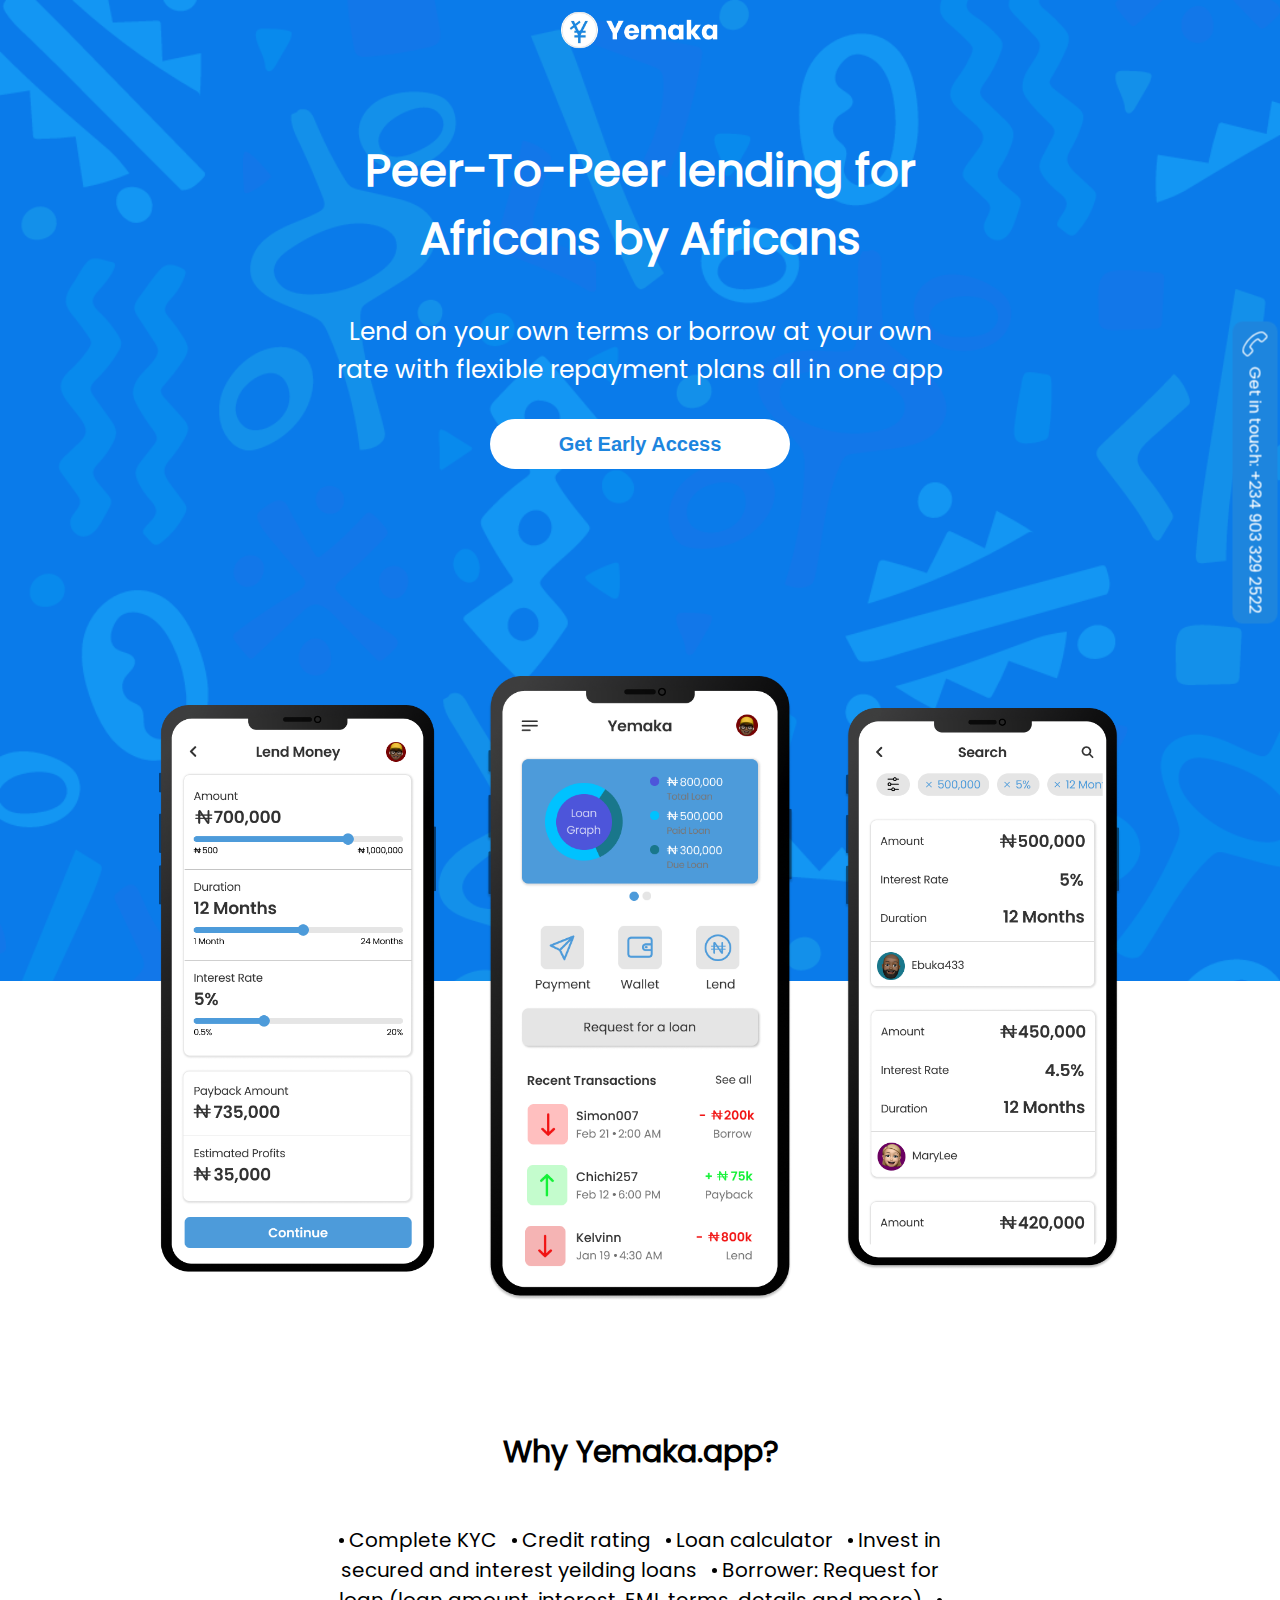
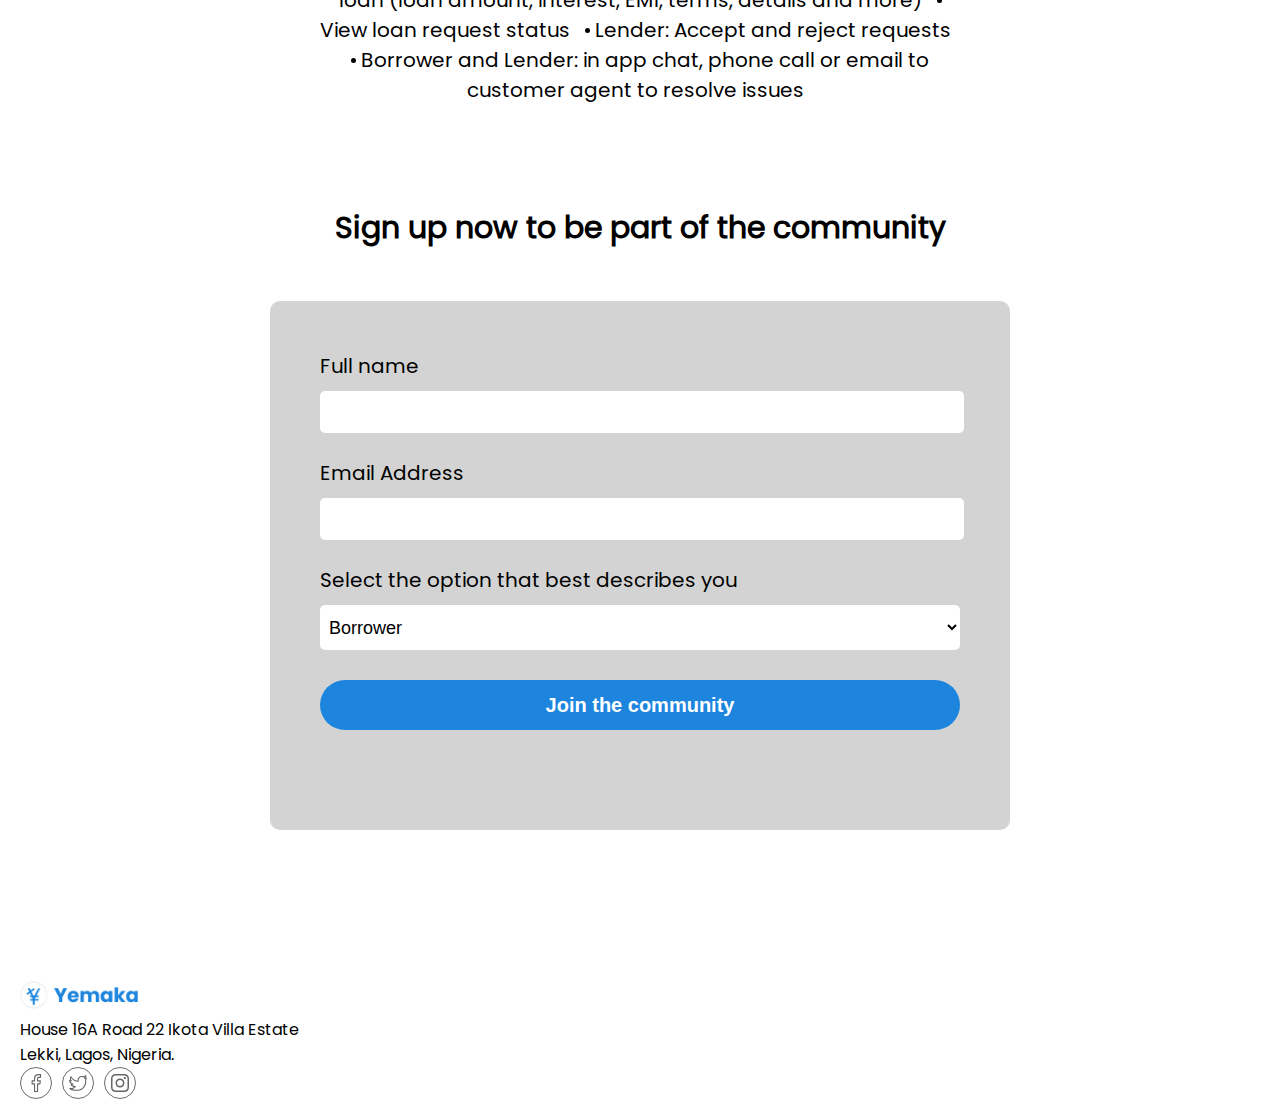
<file: index.html>
<!DOCTYPE html>
<html lang="en">
<head>
    <meta charset="UTF-8">
    <meta http-equiv="X-UA-Compatible" content="IE=edge">
    <meta name="viewport" content="width=device-width, initial-scale=1.0">
    <title>Yemaka</title>
    <link rel="stylesheet" href="./style.css"/>
    <!--Favicon-->
    <link rel="shortcut icon" href="./favicon.ico" type="image/x-icon">
    <link rel="icon" href="./favicon.ico" type="image/x-icon">

</head>
<body>
<div class="banner_screen_container">
    <!--Banner-->
    <div class="banner">
        <div class="yemaka"><img src="./images/logo.png"></div>
        <div class="main_text">Peer-To-Peer lending for Africans by Africans</div>
        <div class="sub_text"> Lend on your own terms or borrow at your own rate with flexible repayment plans all in one app</div>
        <a href="#form"> <button class="get_early_access">Get Early Access</button> </a>
    </div>

    <!--App Screens-->
    <div class="screen_parent">
    <div class="screens">
        <div class="lend"> <img src="./images/lendd.png"> </div>
        <div class="home"> <img src="./images/homee.png"> </div>
        <div class="borrow"> <img src="./images/borroww.png"> </div>
    </div>
    </div>

</div>

    <!--Why Yemaka-->
    <div class="early_access_container whyyemaka">
        <div class="signup_msg">Why Yemaka.app?</div>
        
        <div class="sp" id="form">
            <span> Complete KYC</span>
            <span> Credit rating </span>
            <span> Loan calculator </span>
            <span> Invest in secured and interest yeilding loans </span>
            <span> Borrower: Request for loan (loan amount, interest, EMI, terms, details and more)</span>
            <span> View loan request status </span>
            <span> Lender: Accept and reject requests </span>
            <span> Borrower and Lender: in app chat, phone call or email to customer agent to resolve issues</span>
        </div>
    </div>

    <!--Form-->
    <div>
        <div class="signup_msg">Sign up now to be part of the community </div>

        <div class="form_parent">
            <form name="Registration Details" method="POST" action="https://formsubmit.co/lahdedamz@email.com">
                <input type="hidden" name="_subject" value="New submission!">

                <label>Full name</label>
                <input type="text" name="name" required>

                <label>Email Address</label>
                <input type="email" name="email" required>

                <label>Select the option that best describes you</label>

                <select name="Yemaka-Status" id="status">
                    <option value="Borrower">Borrower</option>
                    <option value="Lender">Lender</option>
                    <option value="Both">Both</option>
                  </select>

                <!--Thank You Page-->
                <input type="hidden" name="_next" value="https://yemaka.app/thanks.html">

                <button type="submit"> Join the community </button>
            </form>
        </div>
    </div>

    <!--Footer-->
    <div class="footer">
        <img src="./images/footerLogo.png" class="footer_logo">
        <div class="address"> House 16A Road 22 Ikota Villa Estate Lekki, Lagos, Nigeria. </div>
        <div class="footer_images">
            <a href="https://www.facebook.com/Yemakaapp-106194555316052/"> <div> <img src="./images/facebook-icon.svg"> </div>  </a>
            <a href="https://twitter.com/AppYemaka/"> <div> <img src="./images/twitter-icon.svg"> </div> </a>
            <a href="https://www.instagram.com/yemaka.app/"> <div> <img src="./images/instagram-icon.svg"> </div> </a>
        </div>
    
    <!--Float-->
    <!-- <div class="float_bg">
        <div> Get in touch: +234 903 329 2522 </div>
    </div> -->

    </div>

    <div class="float_bg">
        <div> <img src="./images/phone-icon.svg" class="float_img"> Get in touch: +234 903 329 2522 </div>
    </div>

</body>
</html>
</file>
<file: style.css>
@font-face {
    font-family: Poppins;
    src: url(./Poppins/Poppins-Regular.ttf);
}

body {
    padding: 0px;
    margin: 0px;
    font-family: Poppins;
}

button {
    cursor: pointer;
}



.banner {
    background: url("./images/doddle.png");
    background-color: rgba(29, 133, 222, 0.9);
    background-blend-mode: overlay;
    text-align: center;
    background-repeat: no-repeat;
    background-size: cover;
}

.yemaka img {
    height: 40px;
    width: auto;
    margin-top: 10px;
}

.main_text {
    color: white;
    font-size: 45px;
    font-weight: bold;
    width: 50%;
    margin: 0px auto;
    margin-top: 80px;
}

.sub_text {
    color: white;
    font-size: 25px;
    width: 50%;
    margin: 0px auto;
    margin-top: 40px;
}

.get_early_access {
    background-color: white;
    color: #1D85DE;
    height: 50px;
    width: 300px;
    font-size: 20px;
    border-radius: 100px;
    border: none;
    outline: none;
    margin-top: 30px;
    /* margin-bottom: 400px; */
    margin-bottom: 40%;
    font-weight: bold;
}

.banner_screen_container {
    position: relative;
}

/*Screens*/
.screen_parent {
    display: flex;
    justify-content: center;
}

.screens {
    display: flex;
    /* margin: 0px 50px; */
    align-items: center;
    position: absolute;
    /* top: 60%; */
    /* top: calc(40% + 200px); */
    bottom: -25vw;
}

.screens div {
    width: calc(100%/3);
    height: auto;
    max-width: 350px;
    /* border: 2px solid red; */
}

.screens .home img {
    width: 100%;
    height: auto;
}

.screens .lend img, .screens .borrow img {
    width: 90%;
    height: auto;
}

/*Get Early Access Form*/
.early_access_container {
    margin-top: 35%;
}

/*3 screens*/
.screens {
    margin: 0px 10%;
}

.lend {
    display: flex;
    justify-content: right;
}

.borrow {
    display: flex;
    justify-content: left;
}

.home {
    display: flex;
    justify-content: center;
    padding: 0px 50px;
}

/*Sign Up*/
/* .early_access_container {
    background-color: gray;
} */

.signup_msg {
    font-size: 30px;
    width: 70%;
    margin: 0px auto;
    font-weight: bold;
    text-align: center;
    margin-bottom: 50px;
}

.form_parent {
    background-color: lightgray;
    /* height: 100px; */
    width: 50%;
    margin: 0px auto;
    padding: 50px;
    border-radius: 10px;
}

.form_parent form input {
    width: 100%;
    height: 40px;
    border-radius: 5px;
    border: none;
    outline: none;
    text-indent: 10px;
    margin-bottom: 25px;
    margin-top: 10px;
    font-size: 18px;
}

.form_parent form label {
    font-size: 20px;
}

.form_parent button {
    background-color: #1D85DE;
    color: white;
    height: 50px;
    width: 100%;
    font-size: 20px;
    border-radius: 100px;
    border: none;
    outline: none;
    font-weight: bold;
    margin-top: 30px;
    margin-bottom: 50px;
}

select {
    height: 45px;
    width: 100%;
    padding: 1px 5px;
    background: white;
    border: none;
    border-radius: 5px;
    font-size: 18px;
    margin-top: 10px;
}

/*Footer*/
.footer {
    padding: 0px 20px;
    margin-top: 150px;
    margin-bottom: 20px;
    position: relative;
}

.footer_logo {
    height: 30px;
    width: auto;
}

.footer_images {
    display: flex;
    column-gap: 10px;
}

.footer_images div {
    width: 30px;
    height: 30px;
    border: 1.5px solid rgb(107, 107, 107);
    border-radius: 100px;
    display: flex;
    justify-content: center;
    align-items: center;
}

.footer_images img {
    height: 60%;
    width: auto;
}

.address {
    width: 300px;
}

/*Why Yemaka*/
.why-text {
    text-align: center;
    width: 60%;
    margin: 0px auto;
}

/* .yemaka_list {
    display: flex;
    flex-wrap: wrap;
    text-align: center;
    width: 60%;
    margin: 0px auto;
}

.dot {
    background-color: black;
    width: 8px;
    height: 8px;
    border-radius: 100px;
    margin-right: 10px;
}

.dot_parent {
    display: flex;
    flex-wrap: wrap;
    align-items: center;
}

.dot_text {
    margin-right: 20px;
} */

.sp {
    text-align: center;
    width: 50%;
    margin: 0px auto;
    font-size: 20px;
}

.sp span::before {
    content:'';
    display: inline-block;
    width: 5px;
    height: 5px;
    border-radius: 5px;
    background-color:black;
    position: relative;
    top: -4px;
}

.sp span {
    margin-right: 10px;
}

.whyyemaka {
    margin-bottom: 100px;
}



/*Media Queries*/
@media screen and (max-width: 800px) {

    .yemaka img {
        height: 30px;
        width: auto;
        margin-top: 10px;
    }

    .main_text, .sub_text {
        width: 80%;
    }

    /* .screens {
        top: calc(40% + 250px);
    } */

    .form_parent {
        width: 80%;
        margin: 0px 20px;
    }

    .sp {
        width: 80%;
    }
}


@media screen and (max-width: 600px) {
    /* body {
        background-color: red;
    } */
    .main_text, .sub_text, .signup_msg {
        width: unset;
        padding: 0px 20px;
    }

    .get_early_access {
        margin-bottom: 350px;
    }

    .screens {
        flex-wrap: wrap;
        justify-content: center;
        position: relative;
        top: -230px;
        width: 100%;
    }

    .screens div {
        width: 250px;
        margin-bottom: 100px
    }

    .borrow {
        margin-bottom: 0px!important;
    }

    .screens .lend img, .screens .borrow img, .screens .home img {
        width: 100%;
        height: auto;
    }

    /*Get Early Access Form*/
    .early_access_container {
        margin-top: -30%;
    }

    .form_parent {
        width: unset;
        padding: 20px;
    }

    .address {
        width: 100%;
    }
}


.float_bg {
    /* background-color: red; */
    width: 100%;
    text-align: center;
    position: fixed;
    top: 50%;
}

.float_bg div {
    transform: rotateZ(90deg);
    position: relative;
    left: 126px;
    float: right;
    display: flex;
    justify-content: center;
    align-items: center;
    padding: 10px;
    border-radius: 10px;
    background: #1D85DE;
    color: white;
}

.float_img {
    width: 25px;
    height: 25px;
    margin-right: 10px;
}
</file>
